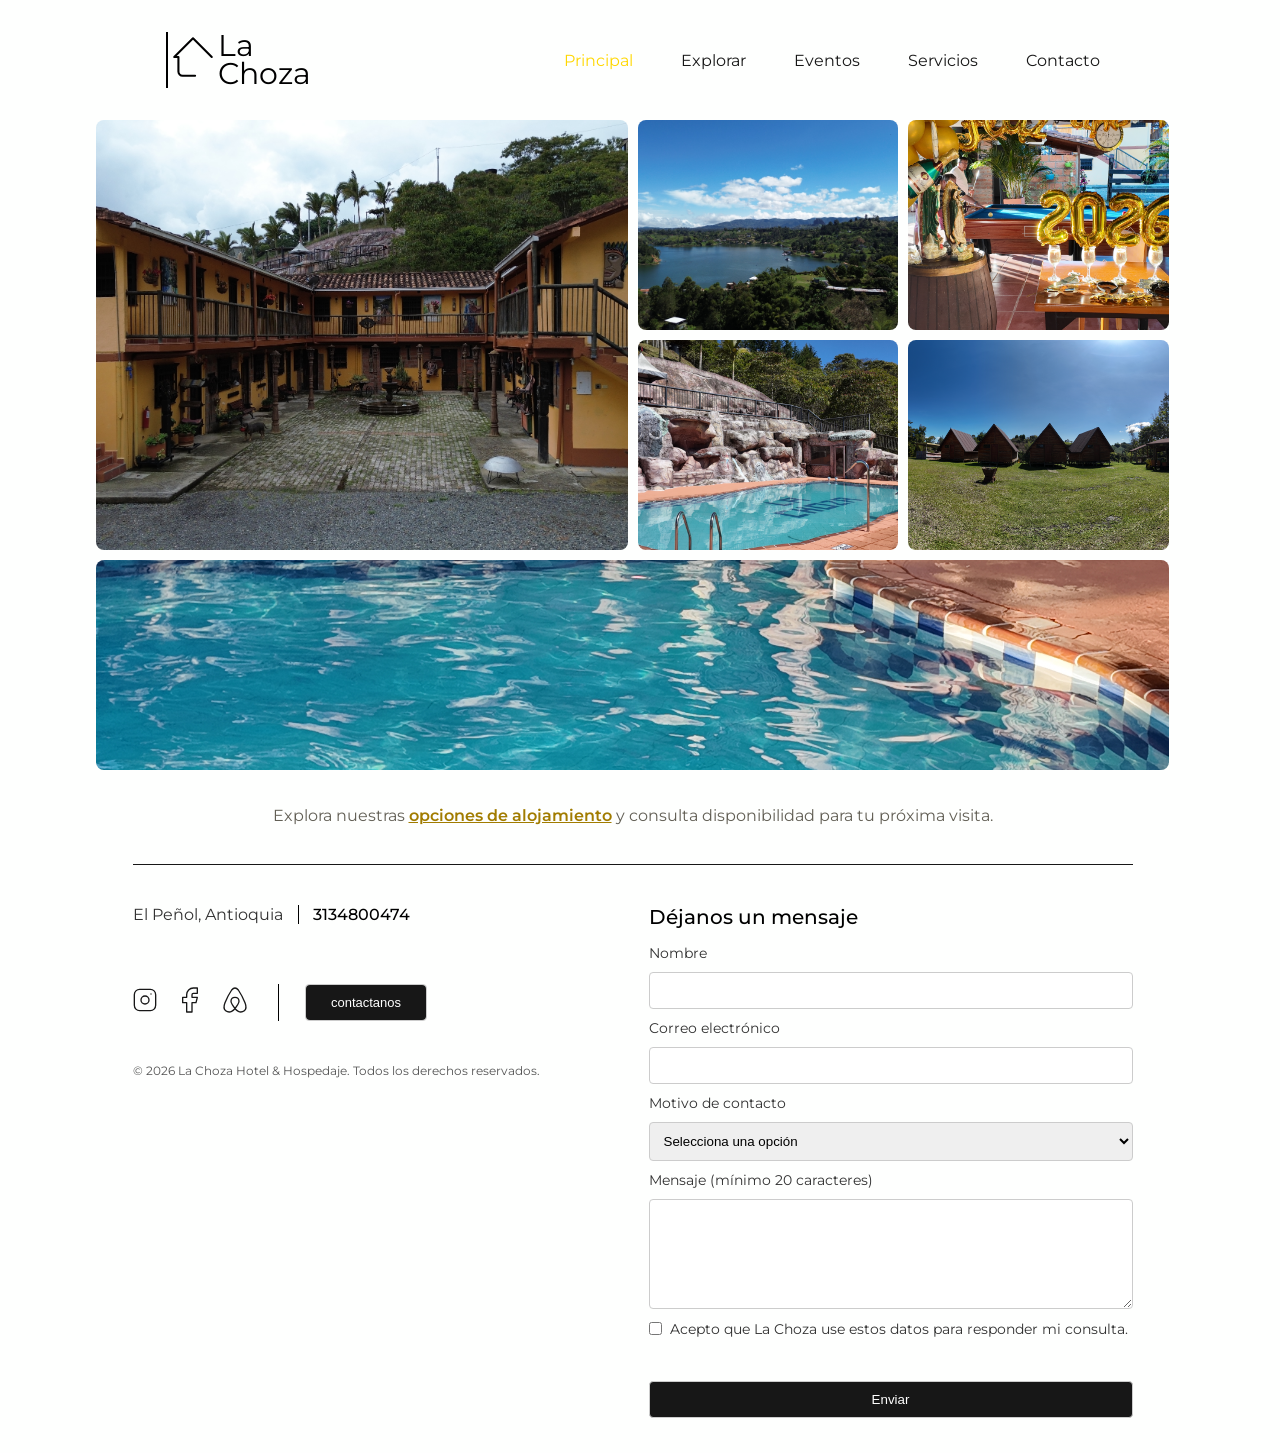
<file: index.html>
<!DOCTYPE html>
<html lang="es">
<head>
    <meta charset="UTF-8">
    <meta name="viewport" content="width=device-width, initial-scale=1.0">
    <meta name="description" content="Conoce La Choza Hotel & Hospedaje, un lugar acogedor para descansar y disfrutar de una estadía en El Peñol, Antioquia.">
    <meta name="keywords" content="La Choza, hotel, hospedaje, El Peñol, Antioquia, alojamiento">
    <meta name="author" content="La Choza Hotel & Hospedaje">
    <meta property="og:title" content="La Choza Hotel & Hospedaje">
    <meta property="og:description" content="Un lugar acogedor para descansar y disfrutar de El Peñol, Antioquia.">
    <meta property="og:type" content="website">
    <title>La Choza Hotel &amp; Hospedaje</title>
    <link rel="stylesheet" href="./assets/css/index.css">
    <link rel="stylesheet" href="./assets/css/slider.css">
    <link rel="stylesheet" href="./assets/css/footer.css">

</head>
<body>
    <app-header></app-header>


   <main>
   <h1 class="visually-hidden">La Choza Hotel &amp; Hospedaje</h1>
   <section class="gallery-section" aria-labelledby="gallery-title">
   <h2 id="gallery-title" class="visually-hidden">Galería del hotel</h2>
   <div class="gallery">
   <article class="box-1">
       <h2 class="visually-hidden">Habitaciones cómodas</h2>
       <img src="assets/images/DJI_0014.JPG" alt="Vista de las instalaciones de La Choza">
       <div class="content">
           <p>Habitaciones preparadas para una estadía cómoda y tranquila.</p>

       </div>
   </article>
   <article class="box-2">
       <h2 class="visually-hidden">Un lugar acogedor</h2>
       <img src="assets/images/DJI_0041.JPG" alt="Área de descanso del hotel">
       <div class="content">
           <p>Un lugar acogedor para descansar durante tu visita.</p>

       </div>
   </article>
   <article class="box-3">
       <h2 class="visually-hidden">Atención cercana</h2>
       <img src="assets/images/DJI_20000817055743_0013_D.JPG" alt="Paisaje natural alrededor de La Choza">
       <div class="content">
           <p>Atención cercana para que disfrutes tu estancia.</p>

       </div>
   
   </article>
   <article class="box-4">
       <h2 class="visually-hidden">Espacios para compartir</h2>
       <img src="assets/images/DJI_20000830233123_0001_D.JPG" alt="Espacio para disfrutar en La Choza">
       <div class="content">
           <p>Espacios pensados para compartir y desconectarte.</p>

       </div>
   </article>
   <article class="box-5">
       <h2 class="visually-hidden">Entorno campestre</h2>
       <img src="assets/images/DJI_20000830233604_0014_D.JPG" alt="Entorno campestre del hotel">
       <div class="content">
           <p>La Choza te recibe para una experiencia de descanso.</p>

       </div>
   </article>
   <article class="box-6">
       <h2 class="visually-hidden">Paisajes de El Peñol</h2>
       <img src="assets/images/DJI_20000817055947_0016_D.JPG" alt="Vista panorámica de los alrededores de La Choza">
       <div class="content">
           <p>Descubre el paisaje y la tranquilidad de El Peñol.</p>
       </div>
   </article>
   </div>
   </section>
   <aside class="home-note">
       <p>Explora nuestras <a href="./explorar.html">opciones de alojamiento</a> y consulta disponibilidad para tu próxima visita.</p>
   </aside>
   </main>

   <app-footer></app-footer>

   <script type="module" src="./assets/js/script.js"></script>
</body>
</html>
</file>
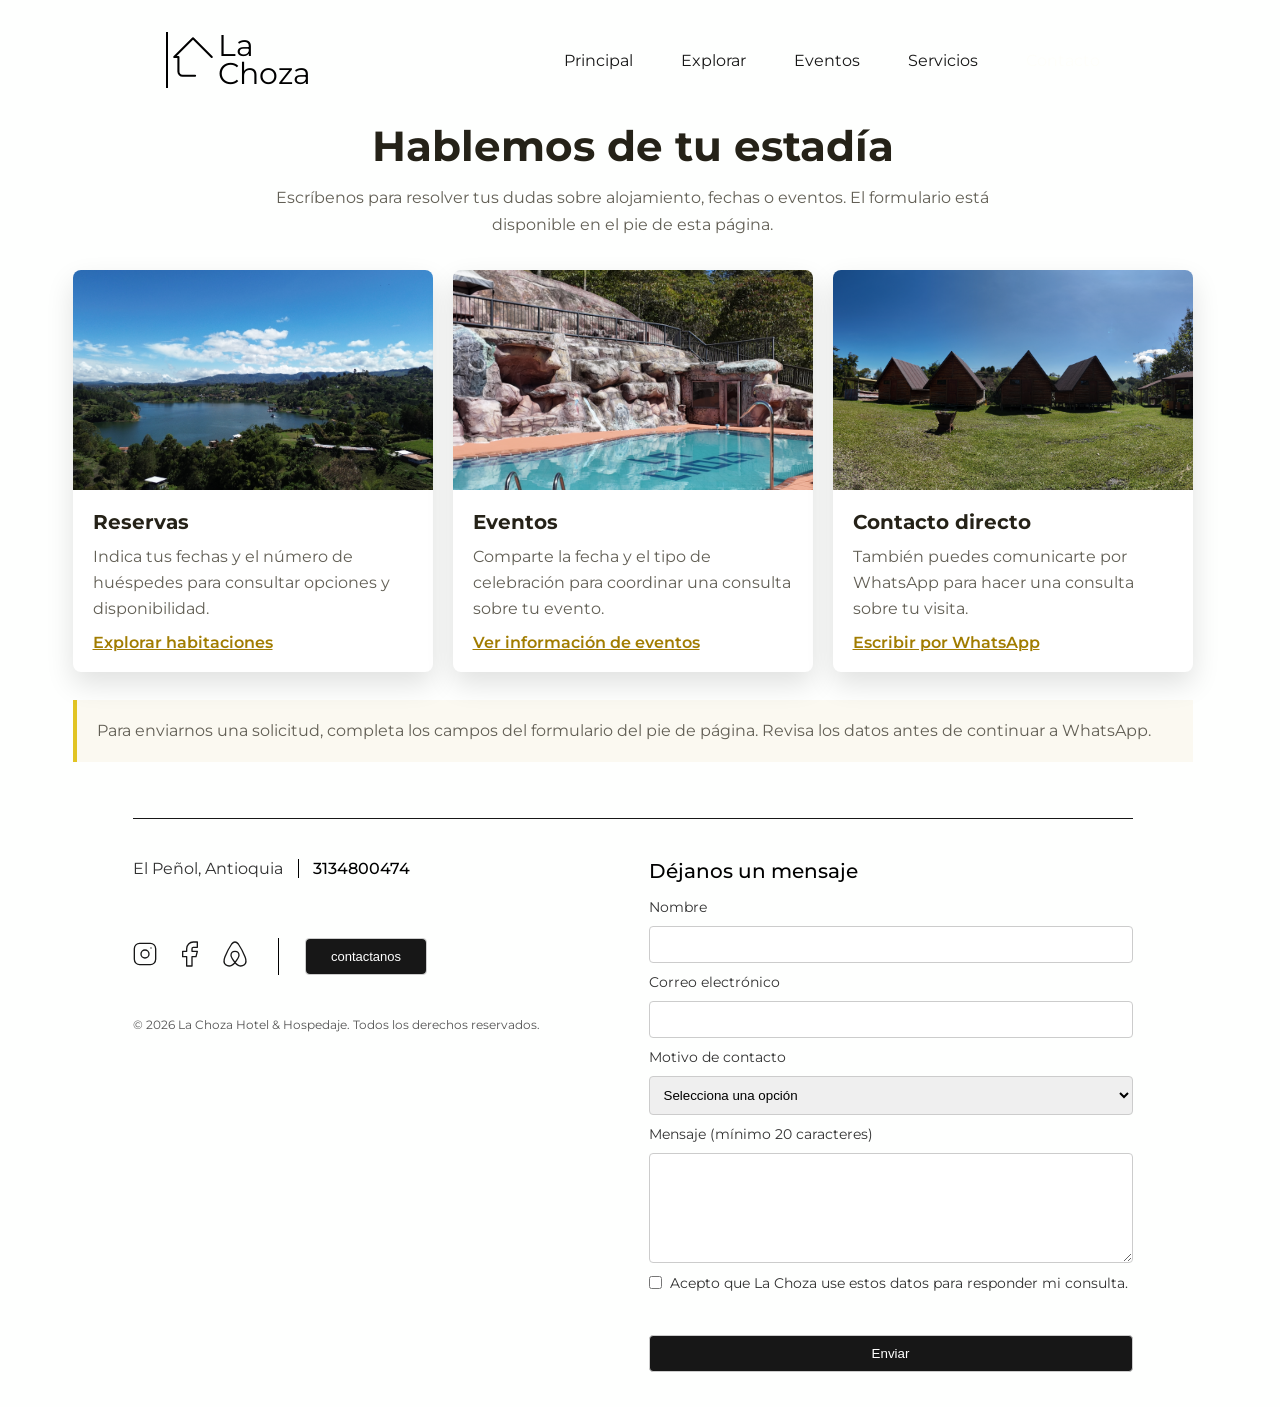
<file: contacto.html>
<!DOCTYPE html>
<html lang="es">
<head>
    <meta charset="UTF-8">
    <meta name="viewport" content="width=device-width, initial-scale=1.0">
    <meta name="description" content="Contacta a La Choza Hotel & Hospedaje para consultar habitaciones, reservas y eventos en El Peñol.">
    <meta name="keywords" content="contacto, reservas, habitaciones, eventos, La Choza, El Peñol">
    <meta name="author" content="La Choza Hotel & Hospedaje">
    <meta property="og:title" content="Contacto | La Choza">
    <meta property="og:description" content="Consulta disponibilidad y comparte tus planes con La Choza.">
    <meta property="og:type" content="website">
    <title>Contacto | La Choza</title>
    <link rel="stylesheet" href="./assets/css/index.css">
</head>
<body>
    <app-header></app-header>

    <main class="content-page">
        <section aria-labelledby="contact-title">
            <header class="content-page__intro">
                <h1 id="contact-title">Hablemos de tu estadía</h1>
                <p>Escríbenos para resolver tus dudas sobre alojamiento, fechas o eventos. El formulario está disponible en el pie de esta página.</p>
            </header>
            <div class="content-cards">
                <article class="content-card">
                    <img src="./assets/images/DJI_0041.JPG" alt="Habitaciones y espacios para consultar en La Choza">
                    <div class="content-card__body">
                        <h2>Reservas</h2>
                        <p>Indica tus fechas y el número de huéspedes para consultar opciones y disponibilidad.</p>
                        <a class="contact-link" href="./explorar.html">Explorar habitaciones</a>
                    </div>
                </article>
                <article class="content-card">
                    <img src="./assets/images/DJI_20000830233123_0001_D.JPG" alt="Espacio de La Choza para conversar sobre eventos">
                    <div class="content-card__body">
                        <h2>Eventos</h2>
                        <p>Comparte la fecha y el tipo de celebración para coordinar una consulta sobre tu evento.</p>
                        <a class="contact-link" href="./eventos.html">Ver información de eventos</a>
                    </div>
                </article>
                <article class="content-card">
                    <img src="./assets/images/DJI_20000830233604_0014_D.JPG" alt="Entorno tranquilo de La Choza en El Peñol">
                    <div class="content-card__body">
                        <h2>Contacto directo</h2>
                        <p>También puedes comunicarte por WhatsApp para hacer una consulta sobre tu visita.</p>
                        <a class="contact-link" href="https://wa.me/573247823989" target="_blank" rel="noopener noreferrer">Escribir por WhatsApp</a>
                    </div>
                </article>
            </div>
        </section>
        <aside class="content-aside">
            <p>Para enviarnos una solicitud, completa los campos del formulario del pie de página. Revisa los datos antes de continuar a WhatsApp.</p>
        </aside>
    </main>

    <app-footer></app-footer>
    <script type="module" src="./assets/js/script.js"></script>
</body>
</html>
</file>
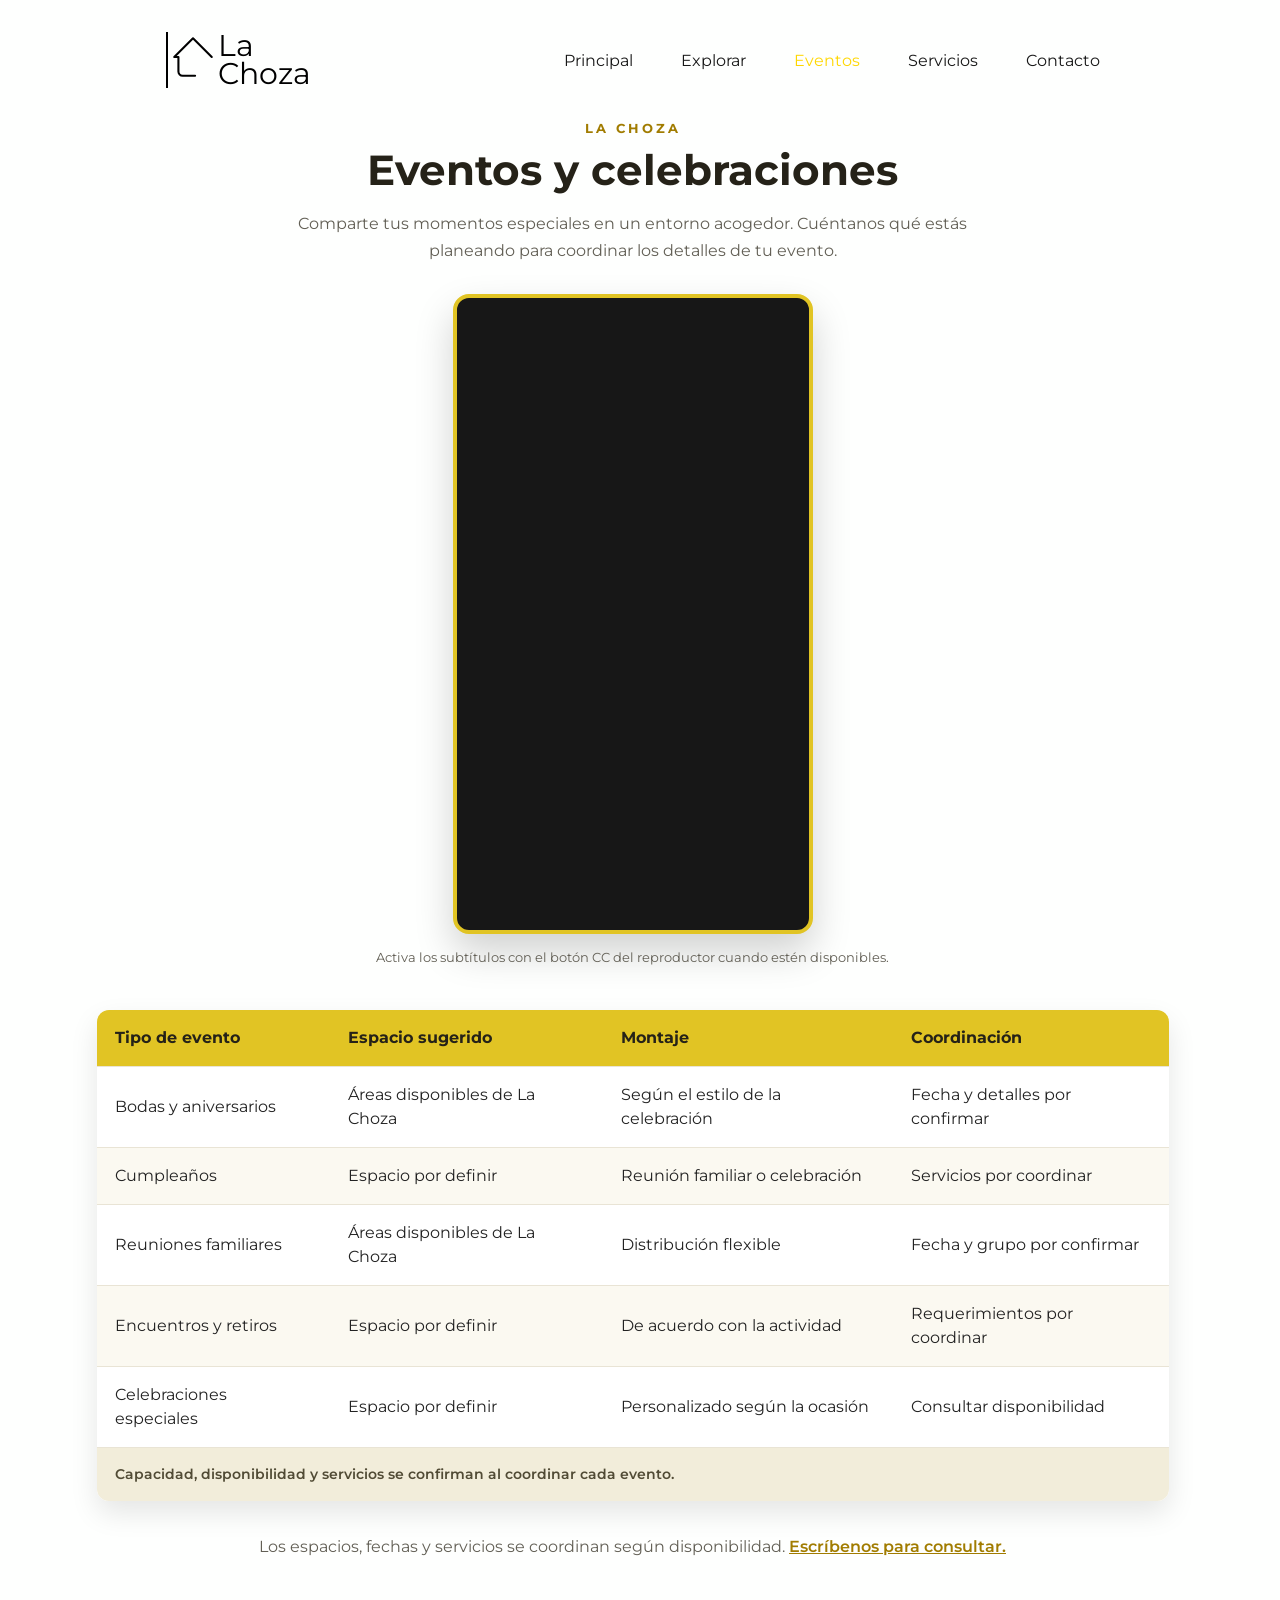
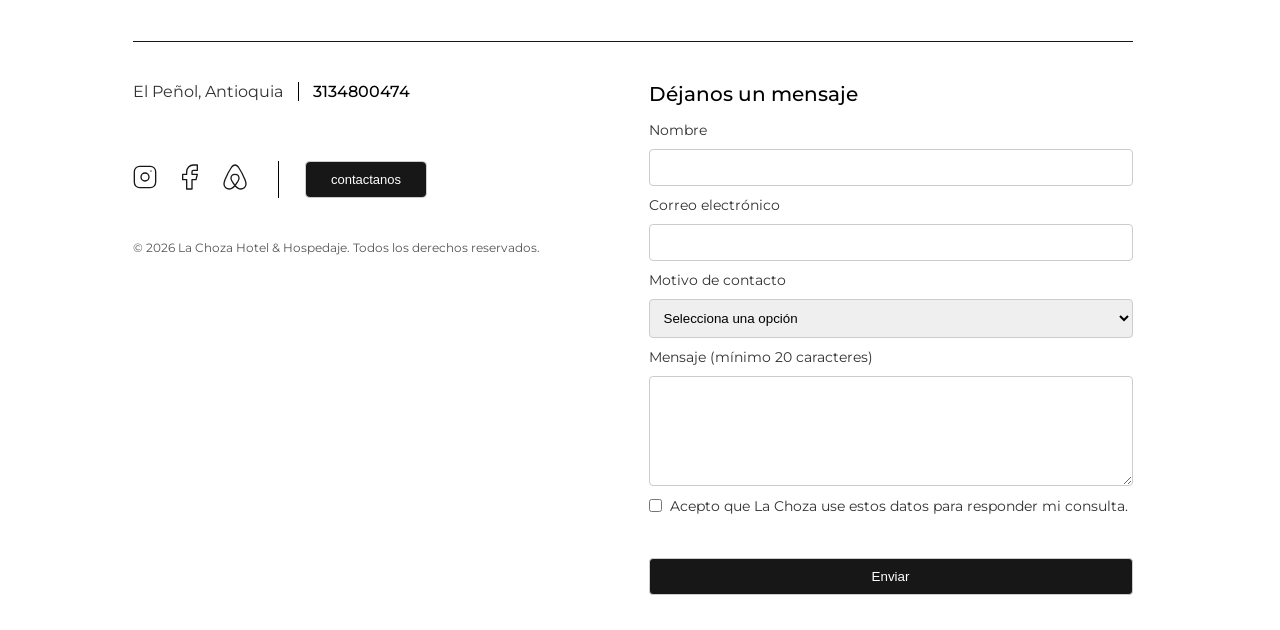
<file: eventos.html>
<!DOCTYPE html>
<html lang="es">
<head>
    <meta charset="UTF-8">
    <meta name="viewport" content="width=device-width, initial-scale=1.0">
    <meta name="description" content="Conoce los espacios y posibilidades para celebraciones, reuniones y eventos en La Choza.">
    <meta name="keywords" content="eventos, celebraciones, reuniones, hotel, La Choza, El Peñol">
    <meta name="author" content="La Choza Hotel & Hospedaje">
    <meta property="og:title" content="Eventos | La Choza">
    <meta property="og:description" content="Coordina tu próxima celebración en La Choza Hotel & Hospedaje.">
    <meta property="og:type" content="website">
    <title>Eventos | La Choza</title>
    <link rel="stylesheet" href="./assets/css/index.css">
    <link rel="stylesheet" href="./assets/css/slider.css">
    <link rel="stylesheet" href="./assets/css/footer.css">
</head>
<body>
    <app-header></app-header>

    <main id="eventos" class="events-section">
        <div class="events-intro">
            <p class="events-eyebrow">La Choza</p>
            <h1>Eventos y celebraciones</h1>
            <p>Comparte tus momentos especiales en un entorno acogedor. Cuéntanos qué estás planeando para coordinar los detalles de tu evento.</p>
        </div>

        <article class="events-media">
            <h2 class="visually-hidden">Video de eventos</h2>
            <div class="events-video">
                <iframe
                    src="https://www.youtube-nocookie.com/embed/QXhY2Q_aCvE?controls=1&amp;cc_load_policy=1&amp;hl=es&amp;rel=0"
                    title="Video de eventos en La Choza"
                    allow="accelerometer; autoplay; clipboard-write; encrypted-media; gyroscope; picture-in-picture; web-share"
                    referrerpolicy="strict-origin-when-cross-origin"
                    allowfullscreen>
                </iframe>
            </div>
            <p class="video-caption">Activa los subtítulos con el botón CC del reproductor cuando estén disponibles.</p>
        </article>

        <section aria-label="Opciones de eventos">
            <article>
                <h2 class="visually-hidden">Opciones para eventos</h2>
                <div class="events-table-wrap">
                    <table class="events-table">
                <thead>
                    <tr>
                        <th scope="col">Tipo de evento</th>
                        <th scope="col">Espacio sugerido</th>
                        <th scope="col">Montaje</th>
                        <th scope="col">Coordinación</th>
                    </tr>
                </thead>
                <tbody>
                    <tr>
                        <td>Bodas y aniversarios</td>
                        <td>Áreas disponibles de La Choza</td>
                        <td>Según el estilo de la celebración</td>
                        <td>Fecha y detalles por confirmar</td>
                    </tr>
                    <tr>
                        <td>Cumpleaños</td>
                        <td>Espacio por definir</td>
                        <td>Reunión familiar o celebración</td>
                        <td>Servicios por coordinar</td>
                    </tr>
                    <tr>
                        <td>Reuniones familiares</td>
                        <td>Áreas disponibles de La Choza</td>
                        <td>Distribución flexible</td>
                        <td>Fecha y grupo por confirmar</td>
                    </tr>
                    <tr>
                        <td>Encuentros y retiros</td>
                        <td>Espacio por definir</td>
                        <td>De acuerdo con la actividad</td>
                        <td>Requerimientos por coordinar</td>
                    </tr>
                    <tr>
                        <td>Celebraciones especiales</td>
                        <td>Espacio por definir</td>
                        <td>Personalizado según la ocasión</td>
                        <td>Consultar disponibilidad</td>
                    </tr>
                </tbody>
                <tfoot>
                    <tr>
                        <td colspan="4">Capacidad, disponibilidad y servicios se confirman al coordinar cada evento.</td>
                    </tr>
                </tfoot>
                    </table>
                </div>
            </article>
        </section>
        <aside class="home-note">
            <p>Los espacios, fechas y servicios se coordinan según disponibilidad. <a href="./contacto.html">Escríbenos para consultar.</a></p>
        </aside>
    </main>

    <app-footer></app-footer>

    <script type="module" src="./assets/js/script.js"></script>
</body>
</html>
</file>
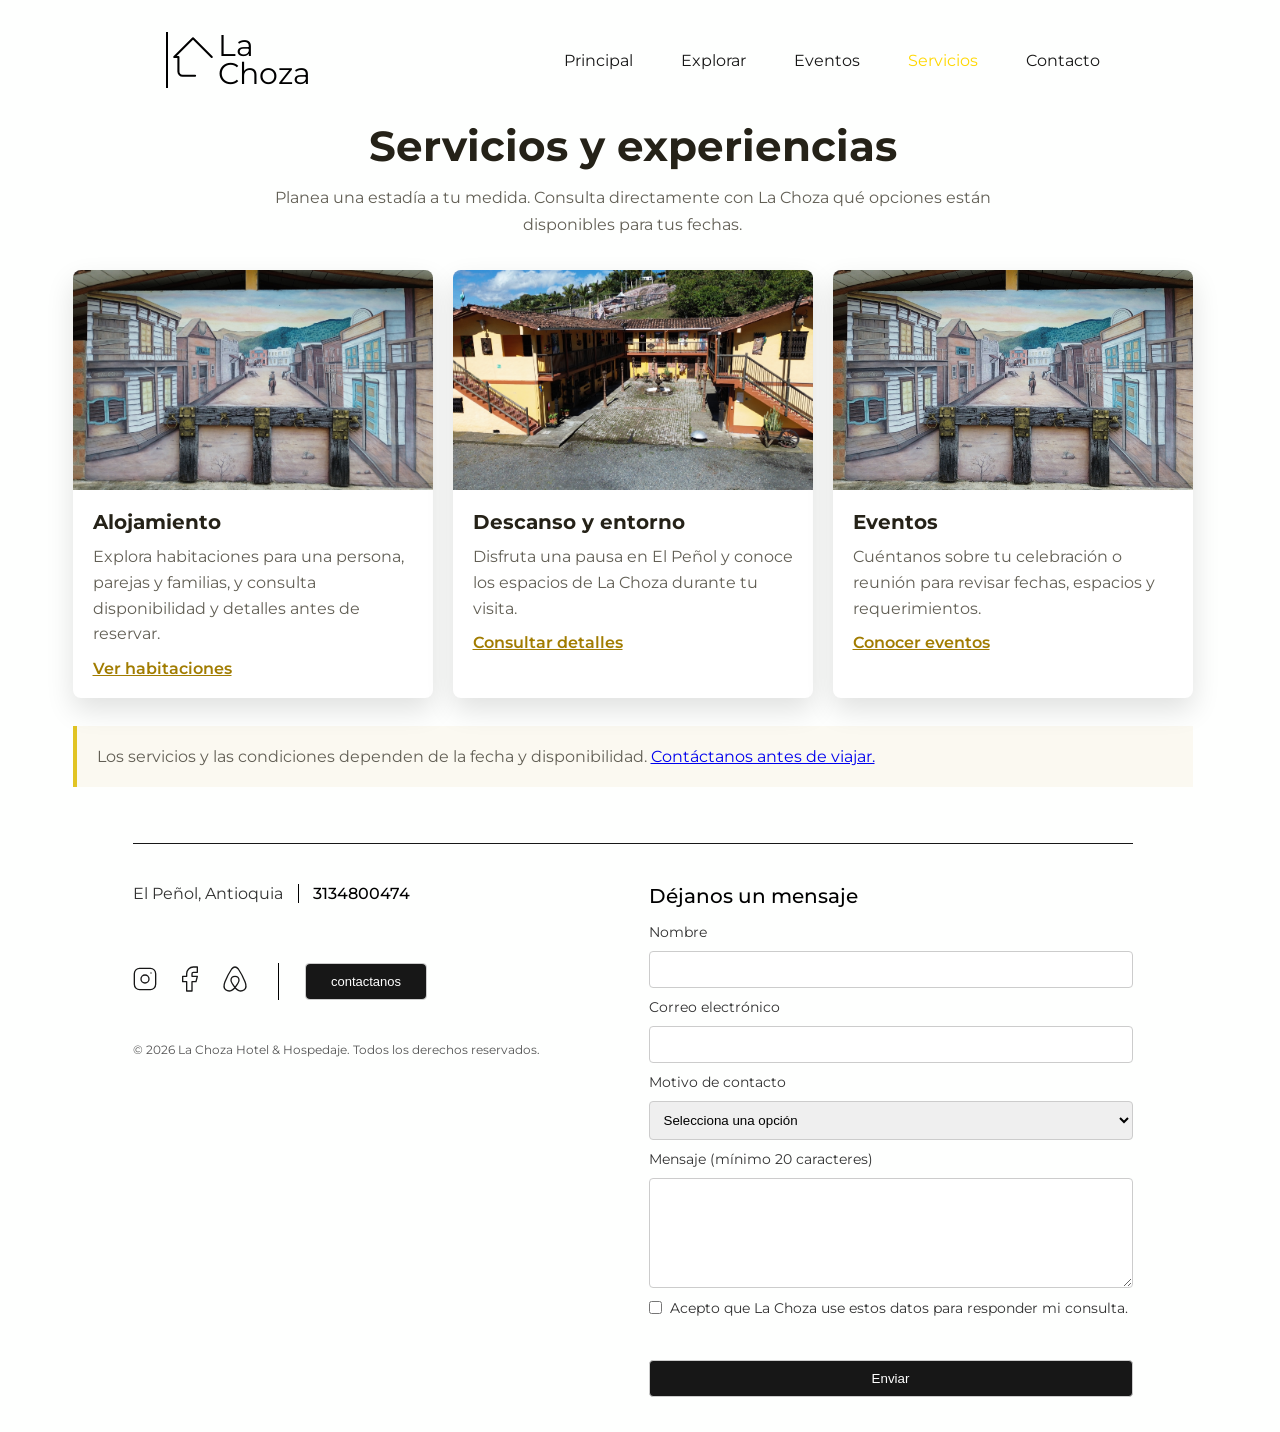
<file: servicios.html>
<!DOCTYPE html>
<html lang="es">
<head>
    <meta charset="UTF-8">
    <meta name="viewport" content="width=device-width, initial-scale=1.0">
    <meta name="description" content="Conoce las opciones de alojamiento y experiencias para tu estadía en La Choza, El Peñol.">
    <meta name="keywords" content="servicios, alojamiento, habitaciones, eventos, hotel, La Choza">
    <meta name="author" content="La Choza Hotel & Hospedaje">
    <meta property="og:title" content="Servicios | La Choza">
    <meta property="og:description" content="Encuentra alojamiento y opciones para disfrutar tu visita a La Choza.">
    <meta property="og:type" content="website">
    <title>Servicios | La Choza</title>
    <link rel="stylesheet" href="./assets/css/index.css">
</head>
<body>
    <app-header></app-header>

    <main class="content-page">
        <section aria-labelledby="services-title">
            <header class="content-page__intro">
                <h1 id="services-title">Servicios y experiencias</h1>
                <p>Planea una estadía a tu medida. Consulta directamente con La Choza qué opciones están disponibles para tus fechas.</p>
            </header>
            <div class="content-cards">
                <article class="content-card">
                    <img src="./assets/images/DJI_0018.JPG" alt="Habitación de La Choza preparada para recibir huéspedes">
                    <div class="content-card__body">
                        <h2>Alojamiento</h2>
                        <p>Explora habitaciones para una persona, parejas y familias, y consulta disponibilidad y detalles antes de reservar.</p>
                        <a class="contact-link" href="./explorar.html">Ver habitaciones</a>
                    </div>
                </article>
                <article class="content-card">
                    <img src="./assets/images/DJI_0023.JPG" alt="Entorno y espacios del hotel para disfrutar la estadía">
                    <div class="content-card__body">
                        <h2>Descanso y entorno</h2>
                        <p>Disfruta una pausa en El Peñol y conoce los espacios de La Choza durante tu visita.</p>
                        <a class="contact-link" href="./contacto.html">Consultar detalles</a>
                    </div>
                </article>
                <article class="content-card">
                    <img src="./assets/images/principal.jpg" alt="Vista de La Choza en un entorno natural">
                    <div class="content-card__body">
                        <h2>Eventos</h2>
                        <p>Cuéntanos sobre tu celebración o reunión para revisar fechas, espacios y requerimientos.</p>
                        <a class="contact-link" href="./eventos.html">Conocer eventos</a>
                    </div>
                </article>
            </div>
        </section>
        <aside class="content-aside">
            <p>Los servicios y las condiciones dependen de la fecha y disponibilidad. <a href="./contacto.html">Contáctanos antes de viajar.</a></p>
        </aside>
    </main>

    <app-footer></app-footer>
    <script type="module" src="./assets/js/script.js"></script>
</body>
</html>
</file>
<file: assets/css/index.css>
@import url('https://fonts.googleapis.com/css2?family=Montserrat:ital,wght@0,100..900;1,100..900&display=swap');

html, body {
  scrollbar-gutter: stable;
}

:root{
    --background-color: #FEFFFE;
    --primary-color: #171717;
    --hover-color: #e1c424;
    --accent-color: #a17c00;
    --text-color: #252218;
    --muted-color: #625f55;
    --surface-color: #fbf9f1;
    --font-family: "Montserrat", sans-serif;
}



*{
    margin: 0;
    padding: 0;
    box-sizing: border-box;
}

body{
    background-color: var(--background-color);
    font-family: var(--font-family);
    margin-top: 120px;
}

.visually-hidden{
    position: absolute;
    width: 1px;
    height: 1px;
    padding: 0;
    margin: -1px;
    overflow: hidden;
    clip: rect(0, 0, 0, 0);
    white-space: nowrap;
    border: 0;
}

/* Estilos para el header 
header{
    
    position: fixed;
    top: 0;
    z-index: 100;
    width: 100%;
    height: 120px;
    color: var(--primary-color);
    background: var(--background-color);
}

header .contenedor{
    display: flex;
    align-items: center;
    justify-content: space-between;
   width: 100%;
   max-width: 1000px;
   height: 100%;
   margin: 0 auto;
    
}
*/

.home-note{
    max-width: 1120px;
    margin: 32px auto;
    padding: 0 24px;
    color: var(--muted-color);
    line-height: 1.7;
    text-align: center;
}

.home-note a,
.contact-link{
    color: var(--accent-color);
    font-weight: 600;
}

.content-page{
    width: min(100% - 32px, 1120px);
    margin: 56px auto;
}

.content-page__intro{
    max-width: 720px;
    margin: 0 auto 32px;
    text-align: center;
}

.content-page__intro h1{
    margin: 0 0 12px;
    color: var(--text-color);
    font-size: clamp(28px, 4vw, 42px);
}

.content-page__intro p{
    color: var(--muted-color);
    line-height: 1.7;
}

.content-cards{
    display: grid;
    grid-template-columns: repeat(3, minmax(0, 1fr));
    gap: 20px;
}

.content-card{
    overflow: hidden;
    border-radius: 8px;
    background: #fff;
    box-shadow: 0 12px 28px rgba(0, 0, 0, 0.12);
}

.content-card img{
    display: block;
    width: 100%;
    height: 220px;
    object-fit: cover;
}

.content-card__body{
    padding: 20px;
}

.content-card h2{
    margin-bottom: 10px;
    color: var(--text-color);
    font-size: 20px;
}

.content-card p{
    color: var(--muted-color);
    line-height: 1.6;
}

.contact-link{
    display: inline-block;
    margin-top: 12px;
}

.content-aside{
    margin-top: 28px;
    padding: 18px 20px;
    border-left: 4px solid var(--hover-color);
    background: var(--surface-color);
    color: var(--muted-color);
    line-height: 1.6;
}

@media (max-width: 760px){
    body{
        margin-top: 76px;
    }

    .content-cards{
        grid-template-columns: repeat(2, minmax(0, 1fr));
    }
}

@media (max-width: 420px){
    .content-cards{
        grid-template-columns: minmax(0, 1fr);
    }

    .content-page{
        margin: 40px auto;
    }
}

header hr{
    width: 2px;
    border: none;
    background: #000;
}

header .logo{
    font-weight: 400;
    font-size: 30px;
   display: flex;
   
}
header .logo svg{
    width: 50px;
    height: 50px;
    
}

header .logo .letra{
    
    line-height: 28px;
}


header .menu_opciones{
    
    height: auto;
    
}

header .menu_opciones ul{
    display: flex;
    flex-direction: row;
}

header .menu_opciones ul li{
    
  
    list-style: none;
    margin: 20px;
    
    
}

header .menu_opciones ul li a{
    text-decoration: none;
    color: var(--primary-color);
    transition: 0.4s;

}

header .menu_opciones ul li a:hover{
    color: var(--hover-color);
    transition: 0.4s;
}

/* Estilos para el menu movil */
header button{
  display: none;
  flex-direction: column;
  width: 3rem;
  height: 3rem;
  border: 0;
  background-color: transparent;
  gap: .65rem;
  
}

header button > div{
  background: black;
  height: 2px;
  width: 100%;
  border-radius: 5px;
  transition: all .5s;
  transform-origin: left;
  
}

@media (max-width:480px){
    
    header .contenedor{
        padding: 0 20px;
    }

    header button{
        display: flex;
    }
    button.active div:first-child{
    transform: rotate(32deg);
    }

    button.active div:nth-last-child(2){
    opacity: 0;
    }

    button.active div:last-child{
    transform: rotate(-32deg);
    }
    header .menu_opciones{
       height: 0;
       overflow: hidden;
       border-bottom: 2px solid var(--primary-color);
       transition: 0.5s ease;
    }
    
    header .menu_opciones.active{
        height: 190px;
        position: relative;
        background: var(--background-color);
        
        
    }
    
    header .menu_opciones ul{
        flex-direction: column;
        align-items: center;
    }

    
}
</file>
<file: assets/css/slider.css>
app-header{
    width: 100%;
}

.box-1, .box-2, .box-3, .box-4, .box-5, .box-6 {
    position: relative;
    overflow: hidden;
    background-size: cover;
    background-position: center;
    border-radius: 8px;
}

.box-1{ grid-area: box1; }
.box-2{ grid-area: box2; }
.box-3{ grid-area: box3; }
.box-4{ grid-area: box4; }
.box-5{ grid-area: box5; }
.box-6{ grid-area: box6; }

.gallery .box-1 > img,
.gallery .box-2 > img,
.gallery .box-3 > img,
.gallery .box-4 > img,
.gallery .box-5 > img,
.gallery .box-6 > img{
    position: absolute;
    inset: 0;
    width: 100%;
    height: 100%;
    object-fit: cover;
}

.box-1 .content, .box-2 .content, .box-3 .content, .box-4 .content, .box-5 .content, .box-6 .content {
    position: relative;
    z-index: 1;
    display: flex;
    flex-direction: column;
    align-items: center;
    justify-content: center;
    height: 100%;
    color: #fff;
    text-align: center;
    background: rgba(0, 0, 0, 0.4);
    transition: .5s ease;
    opacity: 0;
    border-radius: 8px;
}

.box-1:hover > .content,
.box-2:hover > .content,
.box-3:hover > .content,
.box-4:hover > .content,
.box-5:hover > .content,
.box-6:hover > .content {
    opacity: 1;
}

.gallery{
    display: grid;
    grid-template-areas: 
    "box1 box1 box2 box3"
    "box1 box1 box4 box5"
    "box6 box6 box6 box6";

    grid-template-columns: repeat(4, 1fr);
    grid-auto-rows: 210px;
    gap: 10px;
    padding: 0 clamp(16px, 8%, 96px);
    width: 100%;
}

.gallery img{
    width: 100%;
    height: 100%;
    object-fit: cover;
    
    display: block;
}

.events-section{
    max-width: 1120px;
    margin: 80px auto;
    padding: 0 24px;
    color: #222;
}

.events-intro{
    max-width: 720px;
    margin: 0 auto 30px;
    text-align: center;
}

.events-eyebrow{
    margin-bottom: 8px;
    color: #a17c00;
    font-size: 13px;
    font-weight: 700;
    letter-spacing: 3px;
    text-transform: uppercase;
}

.events-intro h1{
    margin-bottom: 14px;
    color: #252218;
    font-size: clamp(28px, 4vw, 42px);
}

.events-intro > p:last-child,
.video-caption{
    color: #625f55;
    line-height: 1.7;
}

.events-video{
    width: min(100%, 360px);
    margin: 0 auto;
    overflow: hidden;
    border: 4px solid #e1c424;
    border-radius: 16px;
    background: #171717;
    box-shadow: 0 18px 38px rgba(0, 0, 0, 0.18);
    aspect-ratio: 9 / 16;
}

.events-video iframe{
    display: block;
    width: 100%;
    height: 100%;
    border: 0;
}

.video-caption{
    margin: 12px auto 42px;
    text-align: center;
    font-size: 13px;
}

.events-table-wrap{
    overflow-x: auto;
    border-radius: 12px;
    box-shadow: 0 12px 28px rgba(0, 0, 0, 0.1);
}

.events-table{
    width: 100%;
    min-width: 680px;
    border-collapse: collapse;
    background: #fff;
    text-align: left;
}

.events-table th,
.events-table td{
    padding: 16px 18px;
    border-bottom: 1px solid #e9e4d5;
    line-height: 1.5;
}

.events-table thead{
    color: #252218;
    background: #e1c424;
}

.events-table tbody tr:nth-child(even){
    background: #fbf9f1;
}

.events-table tbody tr:hover{
    background: #f5f0da;
}

.events-table tfoot{
    color: #514b35;
    background: #f2edda;
    font-size: 14px;
    font-weight: 600;
}

.events-table tfoot td{
    border-bottom: 0;
}

@media (max-width: 850px){
	.gallery{
		grid-template-areas: 
		"box1 box1 box2"
		"box1 box1 box3"
		"box4 box5 box5"
        "box6 box6 box6";

		grid-template-columns: repeat(3, 1fr);
		grid-auto-rows: 180px;
	}
}

@media (max-width: 650px){
    .events-section{
        margin: 56px auto;
        padding: 0 16px;
    }

    .gallery{
        grid-template-areas:
            "box1 box2"
            "box3 box2"
            "box3 box4"
            "box5 box4"
            "box6 box6";
        grid-template-columns: repeat(2, minmax(0, 1fr));
        grid-auto-rows: clamp(130px, 28vw, 180px);
        gap: 8px;
        padding: 0 12px;
    }
}

@media (max-width: 420px){
    .gallery{
        grid-template-areas:
            "box1"
            "box2"
            "box3"
            "box4"
            "box5"
            "box6";
        grid-template-columns: minmax(0, 1fr);
        grid-auto-rows: 210px;
    }

    .box-1 .content,
    .box-6 .content,
    .box-2 .content,
    .box-3 .content,
    .box-4 .content,
    .box-5 .content{
        opacity: 1;
        padding: 16px;
        background: rgba(0, 0, 0, 0.35);
    }
}
</file>
<file: assets/css/footer.css>
footer {
    border-top: 1.5px solid var(--primary-color);
    width: min(100% - 32px, 1000px);
    margin: 35px auto;
    display: flex;
    gap: 32px;
    padding-top: 40px;
}

footer .izquierda{
    flex: 1 1 0;
    min-width: 0;
    display: flex;
    flex-direction: column;
    gap: 25px;
    
    
}


footer .direccion{
    display: flex;
    font-weight: 400;
    color: #323232;

}

footer .direccion .tel{
    font-weight: 500;
    color: #000;
}

footer .direccion hr{
    margin: 0 15px;
    width: 0.5px;
    border: none;
    background: #000;
}

footer .redes{
    display: flex;
    gap: 11px;
    margin-top: 35px;
    margin-right: 40px;
    
}

footer .redes hr{
    margin: 0 16px;
    width: 0.5px;
    border: none;
    background: #000;
}

footer .redes a svg {
    color: var(--primary-color);
    transition: 0.4s;
    width: 32px ;
    height: 32px ;
    
}

footer .redes a{
    width: 32px ;
}

footer .redes a svg:hover {
    color: var(--hover-color);
    transform: scale(1.1);
    
}

footer .redes a.wpp {
    text-decoration: none;
    width: auto;
    border: 1px solid #ccc;
    border-radius: 4px;
}

footer .redes a.wpp:hover {
    text-decoration: none;
}

footer .redes a.wpp button{
    padding: 10px 20px;
    border: none;
    background: var(--primary-color);
    color: #fff;
    font-size: 13px;
    cursor: pointer;
    transition: 0.4s;
    border-radius: 4px;
    display: flex;
    align-items: center;
    height: 35px;
    min-width: 120px;
    justify-content: center;
    outline: none;
}

footer .redes .wpp button p{
    transition: 0.4s;
    margin: 0;
    display: block;
    text-decoration: none;
}

footer .redes .wpp button svg{
    
    transition: 0.4s;
    display: none;
}
 
footer .redes .wpp button:hover{
    background: white;

}

footer .redes .wpp button:hover p{
    display: none;
}

footer .redes .wpp button:hover svg{
    display: block;
   
}
footer .derechos{
    font-size: 12px;
    margin-top: 17px;
    color: #555;
}

footer .derecha{
    flex: 1 1 0;
    min-width: 0;
    display: flex;
    flex-direction: column;
    gap: 15px;
}

footer .derecha h2{
    font-size: 20px;
    font-weight: 500;
}

footer .derecha form {
    display: flex;
    flex-direction: column;
    gap: 10px;
}

footer .derecha label{
    color: #323232;
    font-size: 14px;
    text-align: left;
}

footer .derecha input,
footer .derecha textarea,
footer .derecha select,
footer .derecha button {
    width: 100%;
    padding: 10px;
    border: 1px solid #ccc;
    border-radius: 4px;
}

footer .derecha textarea{
    min-height: 110px;
    resize: vertical;
}

footer .derecha input:focus,
footer .derecha textarea:focus,
footer .derecha select:focus{
    outline: 2px solid var(--hover-color);
    outline-offset: 2px;
}

footer .derecha [aria-invalid="true"]{
    border-color: #a62828;
}

footer .derecha label.consent{
    display: flex;
    align-items: flex-start;
    gap: 8px;
    line-height: 1.5;
}

footer .derecha label.consent input{
    width: auto;
    margin-top: 3px;
}

footer .form-feedback{
    min-height: 1.5em;
    color: #245b32;
    font-size: 14px;
    line-height: 1.5;
}

footer .form-feedback.is-error{
    color: #a62828;
}

footer .whatsapp-send{
    color: #245b32;
    font-weight: 600;
}

footer .derecha button {
    background: var(--primary-color);
    color: #fff;
    cursor: pointer;
    transition: 0.4s;
}

footer .derecha button:hover {
    background: white;
    transition: 0.4s;
    color: #000;
}

footer .redes a.wpp svg {
    transform: none;
    transition: none;
}

footer .redes a.wpp svg:hover {
    transform: none;
    color: var(--primary-color);
}

@media (max-width: 700px) {
    footer {
        flex-direction: column;
        align-items: center;
        text-align: center;
        gap: 30px;
        padding: 24px 0;
    }

    footer .direccion {
        justify-content: center;
    }

    footer .derechos {
        width: 100%;
        text-align: center;
        margin: 0;
        padding: 12px;
    }

    footer .izquierda,
    footer .derecha {
        width: 100%;
        flex-basis: auto;
    }

    footer .redes {
        justify-content: center;
        flex-wrap: wrap;
        margin-right: 0;
    }

    footer .direccion{
        flex-wrap: wrap;
        gap: 8px;
        align-items: center;
    }

    footer .direccion hr{
        height: 20px;
    }
}
</file>
